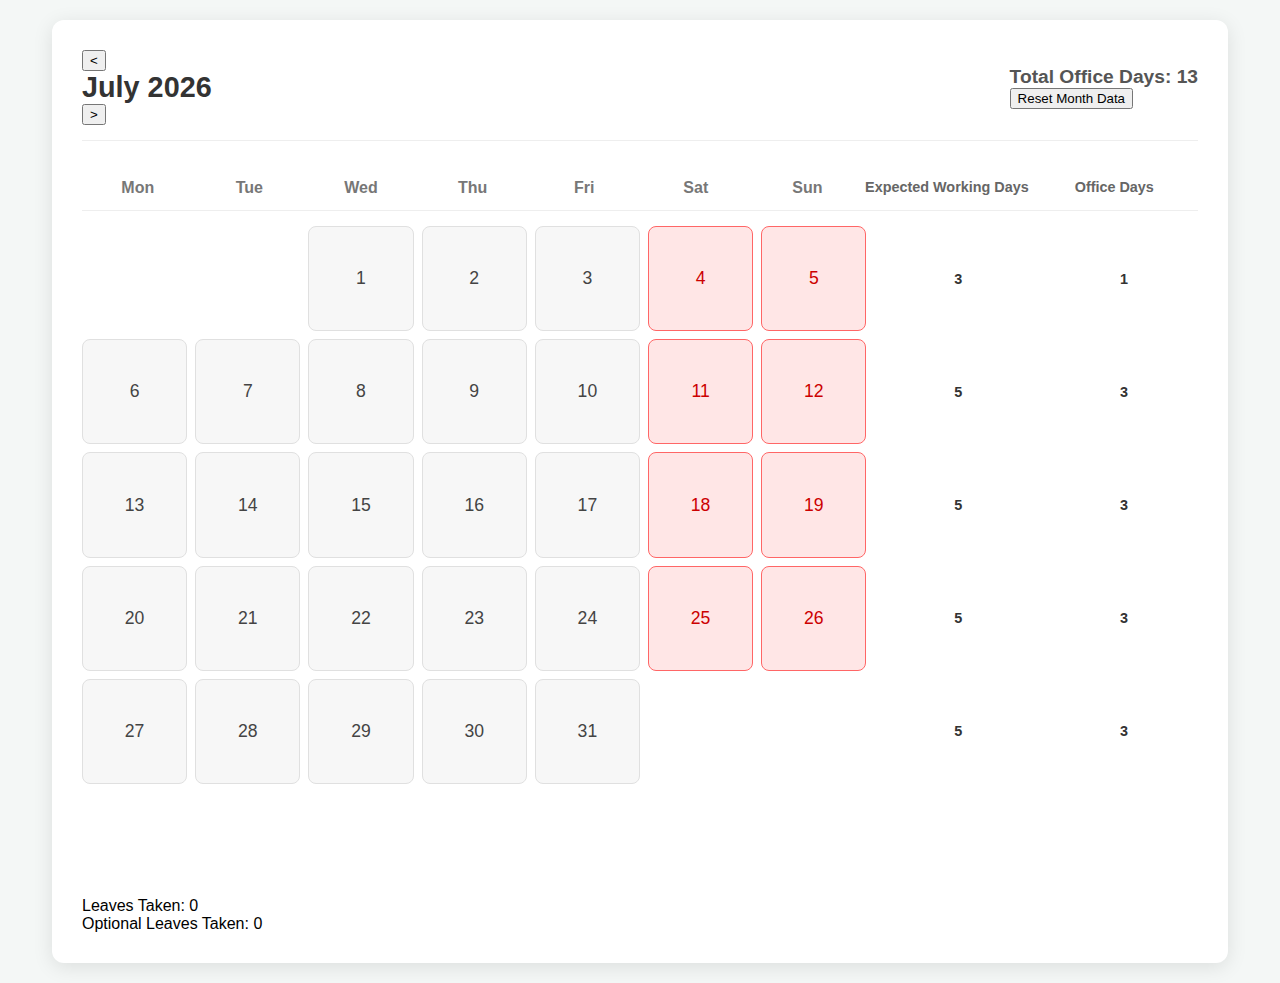
<file: index.html>
<!DOCTYPE html>
<html lang="en">
<head>
    <meta charset="UTF-8">
    <meta name="viewport" content="width=device-width, initial-scale=1.0">
    <title>Modern Calendar</title>
    <link rel="stylesheet" href="style.css">
</head>
<body>
    <div class="calendar-container">
        <div class="calendar-header">
            <div class="month-navigation">
                <button id="prev-month-btn" class="nav-btn">&lt;</button>
                <h2 id="current-month-year"></h2>
                <button id="next-month-btn" class="nav-btn">&gt;</button>
            </div>
            <div class="header-controls">
                <div id="total-office-days">Total Office Days: <span id="office-days-count">0</span></div>
                <button id="reset-month-data-btn" class="control-btn">Reset Month Data</button>
            </div>
        </div>
        <div id="week-days">
            <div class="day-name">Mon</div>
            <div class="day-name">Tue</div>
            <div class="day-name">Wed</div>
            <div class="day-name">Thu</div>
            <div class="day-name">Fri</div>
            <div class="day-name">Sat</div>
            <div class="day-name">Sun</div>
            <div class="week-data-header">Expected Working Days</div>
            <div class="week-data-header">Office Days</div>
        </div>
        <div id="calendar-body">
            </div>

        <div class="summary-counts">
            <div class="count-box">
                Leaves Taken: <span id="leaves-taken-count">0</span>
            </div>
            <div class="count-box">
                Optional Leaves Taken: <span id="optional-leaves-taken-count">0</span>
            </div>
        </div>
    </div>
    
    <script src="js/publicHolidays.js"></script>
    <script src="js/optionalHolidays.js"></script> <script src="js/dataManager.js"></script>
    <script src="js/calendarGenerator.js"></script>
    <script src="js/eventHandlers.js"></script>
    <script src="js/calculationEngine.js"></script>
    <script src="js/uiUpdater.js"></script>
    <script src="js/main.js"></script> 
</body>
</html>
</file>
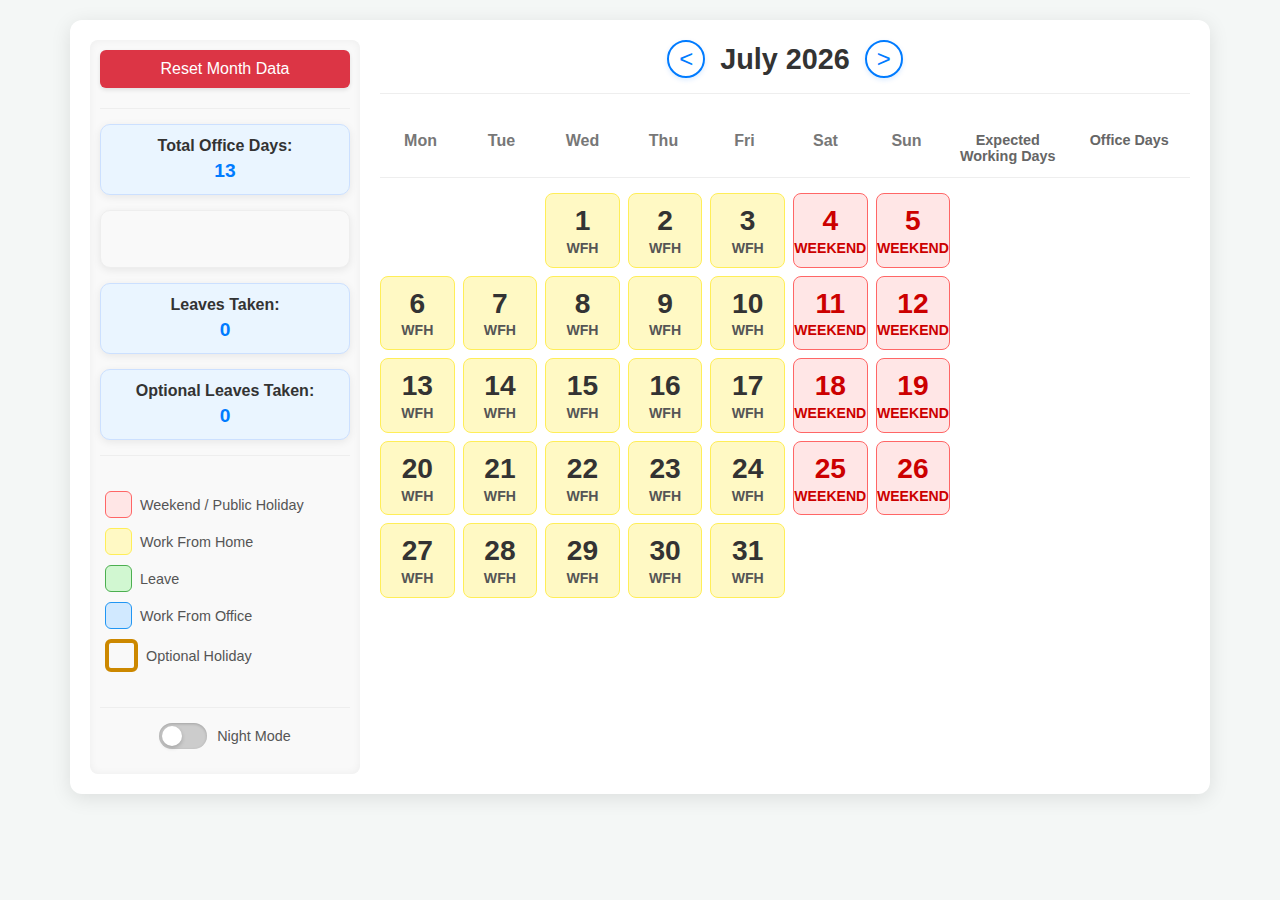
<file: public/index.html>
<!DOCTYPE html>
<html lang="en">
<head>
    <meta charset="UTF-8">
    <meta name="viewport" content="width=device-width, initial-scale=1.0">
    <title>Modern Calendar</title>
    <link rel="stylesheet" href="css/base.css">
    <link rel="stylesheet" href="css/header.css">
    <link rel="stylesheet" href="css/metrics.css">
    <link rel="stylesheet" href="css/calendar-grid.css">
    <link rel="stylesheet" href="css/date-tiles.css">
    <link rel="stylesheet" href="css/legend.css">
    <link rel="stylesheet" href="css/responsive.css">
    <link rel="stylesheet" href="css/sidebar.css">
</head>
<body>
    <div class="calendar-container">
        <div class="left-sidebar">
            <button id="reset-month-data-btn" class="sidebar-btn">Reset Month Data</button>

            <div class="metrics-display-group">
                <div id="total-office-days" class="metric-box">Total Office Days: <span id="office-days-count">0</span></div>
                <div class="compliance-status metric-box">
                    <span class="compliance-icon"></span>
                    <span class="compliance-text"></span>
                </div>
                <div class="count-box metric-box">
                    Leaves Taken: <span id="leaves-taken-count">0</span>
                </div>
                <div class="count-box metric-box">
                    Optional Leaves Taken: <span id="optional-leaves-taken-count">0</span>
                </div>
            </div>

            <div class="calendar-legend">
                <div class="legend-item">
                    <div class="legend-minitile red"></div>
                    <span>Weekend / Public Holiday</span>
                </div>
                <div class="legend-item">
                    <div class="legend-minitile normal"></div>
                    <span>Work From Home</span>
                </div>
                <div class="legend-item">
                    <div class="legend-minitile leave"></div>
                    <span>Leave</span>
                </div>
                <div class="legend-item">
                    <div class="legend-minitile working"></div>
                    <span>Work From Office</span>
                </div>
                <div class="legend-item">
                    <div class="legend-minitile optional-holiday normal"></div>
                    <span>Optional Holiday</span>
                </div>
            </div>

            <div class="day-night-mode-control">
                <label class="switch">
                    <input type="checkbox" id="dayNightModeToggle">
                    <span class="slider round"></span>
                </label>
                <span class="mode-label">Night Mode</span>
            </div>
        </div>

        <div class="main-calendar-area">
            <div class="calendar-header">
                <div class="month-navigation">
                    <button id="prev-month-btn" class="nav-arrow-btn">&lt;</button>
                    <h2 id="current-month-year"></h2>
                    <button id="next-month-btn" class="nav-arrow-btn">&gt;</button>
                </div>
            </div>

            <div id="week-days">
                <div class="day-name">Mon</div>
                <div class="day-name">Tue</div>
                <div class="day-name">Wed</div>
                <div class="day-name">Thu</div>
                <div class="day-name">Fri</div>
                <div class="day-name">Sat</div>
                <div class="day-name">Sun</div>
                <div class="week-data-header">Expected Working Days</div>
                <div class="week-data-header">Office Days</div>
            </div>
            <div id="calendar-body">
                </div>
        </div>
    </div>
    
    <script src="js/publicHolidays.js"></script>
    <script src="js/optionalHolidays.js"></script>
    <script src="js/dataManager.js"></script>
    <script src="js/calendarGenerator.js"></script>
    <script src="js/eventHandlers.js"></script>
    <script src="js/calculationEngine.js"></script>
    <script src="js/uiUpdater.js"></script>
    <script src="js/main.js"></script> 
</body>
</html>
</file>
<file: style.css>
body {
    font-family: Arial, sans-serif;
    display: flex;
    justify-content: center;
    align-items: flex-start;
    min-height: 100vh;
    background-color: #f4f7f6;
    margin: 20px;
}

.calendar-container {
    background-color: #ffffff;
    border-radius: 12px;
    box-shadow: 0 4px 20px rgba(0, 0, 0, 0.1);
    padding: 30px;
    width: 90%;
    max-width: 1200px;
}

.calendar-header {
    display: flex;
    justify-content: space-between;
    align-items: center;
    margin-bottom: 25px;
    border-bottom: 1px solid #eee;
    padding-bottom: 15px;
}

.calendar-header h2 {
    margin: 0;
    color: #333;
    font-size: 1.8em;
}

#total-office-days {
    font-size: 1.2em;
    font-weight: bold;
    color: #555;
}

#week-days {
    display: grid;
    grid-template-columns: repeat(7, 1fr) 1.5fr 1.5fr; /* 7 days + 2 columns for A and B */
    font-weight: bold;
    margin-bottom: 15px;
    color: #777;
    text-align: center;
    padding: 5px 0;
    border-bottom: 1px solid #eee;
}

.day-name {
    padding: 8px 0;
}

.week-data-header {
    padding: 8px 0;
    font-size: 0.9em;
    color: #666;
}

#calendar-body {
    display: grid;
    grid-template-columns: repeat(7, 1fr) 1.5fr 1.5fr; /* Matches header for alignment */
    gap: 8px;
}

.date-tile {
    background-color: #f7f7f7;
    border: 1px solid #e0e0e0;
    border-radius: 8px;
    display: flex;
    justify-content: center;
    align-items: center;
    aspect-ratio: 1 / 1; /* Makes tiles square */
    cursor: pointer;
    transition: background-color 0.2s ease, border-color 0.2s ease, transform 0.1s ease;
    font-size: 1.1em;
    color: #444;
    position: relative;
    overflow: hidden;
    padding: 5px;
    box-sizing: border-box;
}

.date-tile.empty {
    background-color: transparent;
    border: none;
    cursor: default;
}

.date-tile:not(.empty):not(.red):hover {
    background-color: #e6f7ff;
    border-color: #99ccff;
    transform: translateY(-2px);
    box-shadow: 0 2px 8px rgba(0, 123, 255, 0.15);
}

/* Colors for date states */
.date-tile.leave {
    background-color: #e6ffe6; /* Light green */
    border-color: #66cc66;
}

.date-tile.working {
    background-color: #e6f2ff; /* Light blue */
    border-color: #6699ff;
}

.date-tile.normal {
    background-color: #f7f7f7; /* Default white/light grey */
    border-color: #e0e0e0;
}

/* Red for weekends and holidays */
.date-tile.red {
    background-color: #ffe6e6; /* Light red */
    border-color: #ff6666;
    color: #cc0000;
    cursor: default;
}

/* Styles for A and B values */
.week-summary {
    display: flex;
    flex-direction: column;
    justify-content: center;
    align-items: center;
    gap: 5px;
    padding-left: 10px; /* Space from calendar grid */
    font-size: 0.9em;
    color: #666;
    text-align: center;
}

.week-summary .value {
    font-weight: bold;
    color: #333;
}

/* Ensure empty cells for A/B values are styled */
.empty-summary {
    /* No specific styling needed, just ensures grid takes space */
}

/* Responsive adjustments */
@media (max-width: 768px) {
    .calendar-container {
        padding: 20px;
        width: 100%;
    }

    .calendar-header {
        flex-direction: column;
        align-items: flex-start;
    }

    #week-days, #calendar-body {
        grid-template-columns: repeat(7, 1fr); /* Collapse A/B columns on smaller screens */
    }
    
    .week-data-header, .week-summary {
        display: none; /* Hide A/B data on small screens, or re-think layout */
    }
}
</file>
<file: public/css/base.css>
/* css/base.css */

body {
    font-family: 'Inter', Arial, sans-serif;
    display: flex;
    flex-direction: column;
    justify-content: flex-start;
    align-items: center;
    min-height: 100vh;
    background-color: #f4f7f6;
    /* Light mode default */
    margin: 0;
    padding: 20px;
    box-sizing: border-box;
    transition: background-color 0.3s ease, color 0.3s ease;
    /* Smooth transition for dark mode */
}

/* Dark Mode styles for Body */
body.dark-mode {
    background-color: #2c2c2c;
    /* Dark background */
    color: #e0e0e0;
    /* Light text for general elements */
}

.calendar-container {
    background-color: #ffffff;
    border-radius: 12px;
    box-shadow: 0 4px 20px rgba(0, 0, 0, 0.1);
    padding: 20px;
    width: 90%;
    max-width: 1100px;
    display: flex;
    gap: 20px;
    transition: background-color 0.3s ease, box-shadow 0.3s ease;
}

/* Dark Mode styles for Calendar Container */
body.dark-mode .calendar-container {
    background-color: #3b3b3b;
    /* Darker background for container */
    box-shadow: 0 4px 20px rgba(0, 0, 0, 0.4);
    /* Darker shadow */
}
</file>
<file: public/css/header.css>
/* css/header.css */

/* --- Top Controls Bar --- */
.top-controls-bar {
    width: 90%;
    max-width: 1200px;
    display: flex;
    justify-content: flex-end;
    align-items: center;
    background-color: #ffffff; /* Light mode default */
    border-radius: 12px;
    box-shadow: 0 4px 15px rgba(0, 0, 0, 0.08); /* Light mode shadow */
    padding: 15px 25px;
    margin-bottom: 20px;
    flex-wrap: wrap;
    gap: 15px;
    transition: background-color 0.3s ease, box-shadow 0.3s ease; /* Smooth transition */
}

/* Dark Mode styles for Top Controls Bar */
body.dark-mode .top-controls-bar {
    background-color: #4a4a4a; /* Darker background */
    box-shadow: 0 4px 15px rgba(0, 0, 0, 0.3); /* Darker shadow */
}

#reset-month-data-btn {
    background-color: #dc3545; /* Light mode default */
    color: white;
    border: none;
    border-radius: 6px;
    padding: 10px 20px;
    font-size: 1em;
    cursor: pointer;
    transition: background-color 0.2s ease, transform 0.1s ease, box-shadow 0.2s ease;
    flex-shrink: 0;
    box-shadow: 0 2px 4px rgba(0,0,0,0.1);
}

/* Dark Mode styles for Reset Button */
body.dark-mode #reset-month-data-btn {
    background-color: #bd2130; /* Slightly darker red */
    box-shadow: 0 2px 4px rgba(0,0,0,0.3);
}
body.dark-mode #reset-month-data-btn:hover {
    background-color: #a71d2a;
}
body.dark-mode #reset-month-data-btn:active {
    background-color: #921c27;
}


/* --- Calendar Header (Month Navigation) --- */
.calendar-header {
    display: flex;
    justify-content: center;
    align-items: center;
    margin-bottom: 25px;
    border-bottom: 1px solid #eee; /* Light mode default border */
    padding-bottom: 15px;
    flex-wrap: wrap;
    gap: 15px;
    transition: border-color 0.3s ease; /* Smooth transition */
}

/* Dark Mode styles for Calendar Header */
body.dark-mode .calendar-header {
    border-bottom-color: #555; /* Darker border */
}

.calendar-header h2 {
    margin: 0;
    color: #333; /* Light mode default text */
    font-size: 1.8em;
    text-align: center;
    transition: color 0.3s ease; /* Smooth transition */
}

/* Dark Mode styles for Month/Year Text */
body.dark-mode .calendar-header h2 {
    color: #e0e0e0; /* Lighter text color */
}

.month-navigation {
    display: flex;
    align-items: center;
    gap: 15px;
}

/* --- Arrow Button Styling --- */
.nav-arrow-btn {
    background-color: transparent;
    color: #007bff; /* Light mode default */
    border: 2px solid #007bff; /* Light mode default */
    border-radius: 50%;
    width: 38px;
    height: 38px;
    display: flex;
    justify-content: center;
    align-items: center;
    font-size: 1.5em;
    cursor: pointer;
    transition: background-color 0.2s ease, color 0.2s ease, border-color 0.2s ease, transform 0.1s ease, box-shadow 0.2s ease;
    flex-shrink: 0;
    box-shadow: 0 2px 5px rgba(0, 123, 255, 0.15); /* Light mode shadow */
}

/* Dark Mode styles for Arrow Buttons */
body.dark-mode .nav-arrow-btn {
    color: #88bbff; /* Lighter blue arrow */
    border-color: #88bbff; /* Lighter blue border */
    box-shadow: 0 2px 5px rgba(136, 187, 255, 0.25); /* Adjusted shadow */
}
body.dark-mode .nav-arrow-btn:hover {
    background-color: #88bbff; /* Fill with light blue on hover */
    color: #333; /* Dark text on hover */
}
body.dark-mode .nav-arrow-btn:active {
    background-color: #6a9edc;
}
</file>
<file: public/css/metrics.css>
/* css/metrics.css */

/* --- Metrics Display Row --- */
.metrics-display-row {
    display: flex;
    flex-wrap: wrap;
    justify-content: center;
    align-items: stretch;
    gap: 15px;
    margin-bottom: 25px;
    padding-bottom: 15px;
    border-bottom: 1px solid #eee;
    /* Light mode default border */
    padding-top: 5px;
    transition: border-color 0.3s ease;
    /* Smooth transition */
}

/* Dark Mode styles for Metrics Display Row */
body.dark-mode .metrics-display-row {
    border-bottom-color: #555;
    /* Darker border */
}

/* Base style for all metric boxes within the metrics-display-row */
.metric-box {
    background-color: #eaf5ff;
    /* Light mode default background */
    border: 1px solid #cce0ff;
    /* Light mode default border */
    border-radius: 10px;
    padding: 12px 20px;
    font-size: 1em;
    font-weight: bold;
    color: #333;
    /* Light mode default text */
    text-align: center;
    flex-grow: 1;
    flex-basis: 0;
    min-width: 180px;
    max-width: 280px;
    box-shadow: 0 2px 8px rgba(0, 0, 0, 0.08);
    /* Light mode default shadow */
    display: flex;
    flex-direction: column;
    justify-content: center;
    align-items: center;
    gap: 5px;
    transition: background-color 0.3s ease, border-color 0.3s ease, color 0.3s ease, box-shadow 0.3s ease;
    /* Smooth transition */
}

/* Dark Mode styles for Metric Boxes */
body.dark-mode .metric-box {
    background-color: #4a4a4a;
    /* Darker background */
    border-color: #666;
    /* Darker border */
    color: #e0e0e0;
    /* Lighter text */
    box-shadow: 0 2px 8px rgba(0, 0, 0, 0.3);
    /* Darker shadow */
}

/* Specific styling for spans inside metric boxes that hold numbers */
.metric-box span:not(.compliance-icon):not(.compliance-text) {
    color: #007bff;
    /* Light mode default highlight color */
    font-size: 1.2em;
    transition: color 0.3s ease;
    /* Smooth transition */
}

/* Dark Mode styles for Numbers in Metric Boxes */
body.dark-mode .metric-box span:not(.compliance-icon):not(.compliance-text) {
    color: #88bbff;
    /* Lighter blue highlight */
}


/* --- Compliance Status specific styling (within .metric-box) --- */
.compliance-status {
    background-color: #f9f9f9;
    /* Light mode default background */
    border-color: #eee;
    /* Light mode default border */
    color: #333;
    /* Light mode default text */
    padding: 12px 15px;
    font-size: 1em;
    flex-direction: row;
    justify-content: center;
    align-items: center;
    gap: 8px;
    transition: background-color 0.3s ease, border-color 0.3s ease, color 0.3s ease;
    /* Smooth transition */
}

/* Dark Mode styles for Compliance Status */
body.dark-mode .compliance-status {
    background-color: #5a5a5a;
    /* Darker background */
    border-color: #777;
    /* Darker border */
    color: #e0e0e0;
    /* Lighter text */
}

.compliance-status .compliance-text {
    text-align: center;
    flex-grow: 1;
}

.compliance-status .compliance-icon {
    display: inline-block;
    width: 32px;
    height: 32px;
    background-size: contain;
    background-repeat: no-repeat;
    background-position: center;
}

/* Non-Compliant State */
.compliance-status.non-compliant {
    background-color: #ffe0e0;
    /* Light mode default */
    border-color: #ff9999;
    color: #cc0000;
}

/* Dark Mode styles for Non-Compliant State */
body.dark-mode .compliance-status.non-compliant {
    background-color: #6a3e3e;
    /* Darker red */
    border-color: #a05050;
    color: #ffcccc;
    /* Lighter red text */
}

body.dark-mode .compliance-status.non-compliant .compliance-icon {
    background-image: url('../images/cross-icon.png');
    /* Need to provide a dark-mode version of the cross icon if desired, otherwise it stays the same */
    /* If the PNG has transparent background, it might look fine. If it's a solid fill, it might need inversion. */
    /* Assuming transparent PNG for now. */
}


/* Compliant State */
.compliance-status.compliant {
    background-color: #e0ffe0;
    /* Light mode default */
    border-color: #99ff99;
    color: #008000;
}

/* Dark Mode styles for Compliant State */
body.dark-mode .compliance-status.compliant {
    background-color: #3e6a3e;
    /* Darker green */
    border-color: #50a050;
    color: #ccffcc;
    /* Lighter green text */
}

body.dark-mode .compliance-status.compliant .compliance-icon {
    background-image: url('../images/check-icon.png');
    /* Same as above, assuming transparent PNG */
}


/* --- Count Box (Leaves Taken, Optional Leaves Taken) --- */
/* These styles are integrated into .metric-box and will receive overrides from .metric-box where applicable. */
/* The content styling for spans (like color and font-size) inside .count-box
   is covered by .metric-box span:not(.compliance-icon):not(.compliance-text)
*/
</file>
<file: public/css/calendar-grid.css>
/* css/calendar-grid.css */

/* --- Weekdays Header and Calendar Body Grid --- */
#week-days {
    display: grid;
    grid-template-columns: repeat(7, 1fr) 1.5fr 1.5fr;
    font-weight: bold;
    margin-bottom: 15px;
    color: #777; /* Light mode default text */
    text-align: center;
    padding: 5px 0;
    border-bottom: 1px solid #eee; /* Light mode default border */
    transition: color 0.3s ease, border-color 0.3s ease; /* Smooth transition */
}

/* Dark Mode styles for Weekdays Header */
body.dark-mode #week-days {
    color: #a0a0a0; /* Lighter gray text */
    border-bottom-color: #555; /* Darker border */
}

.day-name {
    padding: 8px 0;
}

.week-data-header {
    padding: 8px 0;
    font-size: 0.9em;
    color: #666; /* Light mode default text */
    transition: color 0.3s ease; /* Smooth transition */
}

/* Dark Mode styles for A/B Header Text */
body.dark-mode .week-data-header {
    color: #a0a0a0; /* Lighter gray text */
}

#calendar-body {
    display: grid;
    grid-template-columns: repeat(7, 1fr) 1.5fr 1.5fr;
    gap: 8px;
}
</file>
<file: public/css/date-tiles.css>
/* css/date-tiles.css */

/* --- Date Tile Base Styling --- */
.date-tile {
    position: relative;
    overflow: hidden;
    background-color: #f7f7f7; /* Light mode default */
    border: 1px solid #e0e0e0; /* Light mode default */
    border-radius: 8px;
    display: flex;
    flex-direction: column;
    justify-content: center;
    align-items: center;
    aspect-ratio: 1 / 1;
    cursor: pointer;
    transition: background-color 0.2s ease, border-color 0.2s ease, transform 0.1s ease, box-shadow 0.2s ease, color 0.2s ease; /* Smooth transition */
    font-size: 1.1em;
    color: #444; /* Light mode default text */
    padding: 5px 2px;
    line-height: 1.2;
    box-sizing: border-box;
}

/* Dark Mode styles for Base Date Tile */
body.dark-mode .date-tile {
    background-color: #4a4a4a; /* Dark background */
    border-color: #666; /* Darker border */
    color: #e0e0e0; /* Light text */
}

.date-tile.empty {
    background-color: transparent;
    border: none;
    cursor: default;
}
/* Dark Mode styles for Empty Tiles */
body.dark-mode .date-tile.empty {
    background-color: transparent; /* Remains transparent */
    border: none; /* Remains no border */
}

/* --- Specific Tile State Backgrounds & Hover Effects --- */

/* Normal Tile (WFH) */
.date-tile.normal {
    background-color: #FFF9C4; /* Light mode default */
    border-color: #FFEE58; /* Light mode default */
}
/* Dark Mode styles for Normal Tile (WFH) */
body.dark-mode .date-tile.normal {
    background-color: #5d5d3e; /* Darker, desaturated yellow for dark mode */
    border-color: #8f8f58; /* Matching border */
}
.date-tile.normal:not(.red):hover {
    background-color: #FFFDE7; /* Light mode hover */
    border-color: #FFEB3B; /* Light mode hover */
    transform: translateY(-2px);
    box-shadow: 0 2px 8px rgba(255, 249, 196, 0.3); /* Light mode hover */
}
/* Dark Mode hover for Normal Tile (WFH) */
body.dark-mode .date-tile.normal:not(.red):hover {
    background-color: #72724a; /* Slightly lighter dark yellow on hover */
    border-color: #a3a362;
    box-shadow: 0 2px 8px rgba(0, 0, 0, 0.4);
}

/* Leave Tile */
.date-tile.leave {
    background-color: #d1f7d1; /* Light mode default */
    border-color: #4CAF50; /* Light mode default */
}
/* Dark Mode styles for Leave Tile */
body.dark-mode .date-tile.leave {
    background-color: #3d6a3d; /* Darker green for dark mode */
    border-color: #50a050; /* Matching border */
}
.date-tile.leave:not(.red):hover {
    background-color: #e6fae6; /* Light mode hover */
    border-color: #66CC66;
    transform: translateY(-2px);
    box-shadow: 0 2px 8px rgba(76, 175, 80, 0.15);
}
/* Dark Mode hover for Leave Tile */
body.dark-mode .date-tile.leave:not(.red):hover {
    background-color: #4a804a; /* Slightly lighter dark green on hover */
    border-color: #65c065;
    box-shadow: 0 2px 8px rgba(0, 0, 0, 0.4);
}

/* Working Tile (WFO) */
.date-tile.working {
    background-color: #d1e9ff; /* Light mode default */
    border-color: #2196F3; /* Light mode default */
}
/* Dark Mode styles for Working Tile (WFO) */
body.dark-mode .date-tile.working {
    background-color: #3e5e8e; /* Darker blue for dark mode */
    border-color: #5070a0; /* Matching border */
}
.date-tile.working:not(.red):hover {
    background-color: #e6f2ff; /* Light mode hover */
    border-color: #6699FF;
    transform: translateY(-2px);
    box-shadow: 0 2px 8px rgba(33, 150, 243, 0.15);
}
/* Dark Mode hover for Working Tile (WFO) */
body.dark-mode .date-tile.working:not(.red):hover {
    background-color: #4a75b0; /* Slightly lighter dark blue on hover */
    border-color: #6592c0;
    box-shadow: 0 2px 8px rgba(0, 0, 0, 0.4);
}

/* Red (Weekends and Public Holidays) */
.date-tile.red {
    background-color: #ffe6e6; /* Light mode default */
    border-color: #ff6666; /* Light mode default */
    color: #cc0000; /* Light mode default */
    cursor: default;
}
/* Dark Mode styles for Red Tiles */
body.dark-mode .date-tile.red {
    background-color: #6a3d3d; /* Darker red */
    border-color: #a05050; /* Darker red */
    color: #ffaaaa; /* Lighter red text */
}


/* Optional Holiday Tile - has its own light yellow background and thick border */
.date-tile.optional-holiday {
    border: 4px solid #cc8800; /* Light mode default */
}
/* Dark Mode styles for Optional Holiday Tile Border */
body.dark-mode .date-tile.optional-holiday {
    border-color: #e6a700; /* Lighter border for dark mode visibility */
}
/* Optional Holiday specific text color */
.date-tile.optional-holiday .state-text {
    color: #333; /* Light mode default */
}
/* Dark Mode text color for Optional Holiday State Text */
body.dark-mode .date-tile.optional-holiday .state-text {
    color: #ccc; /* Lighter text for dark mode */
}


/* --- Text Label Styling --- */
.date-tile .date-number {
    font-size: 1.6em;
    font-weight: bold;
    color: #333; /* Light mode default */
    margin-bottom: 2px;
}
/* Dark Mode styles for Date Number Text */
body.dark-mode .date-tile .date-number {
    color: #e0e0e0; /* Lighter text */
}

.date-tile .state-text {
    font-size: 0.8em;
    font-weight: 600;
    text-transform: uppercase;
    color: #555; /* Light mode default */
    text-align: center;
    line-height: 1.2;
    padding: 0 2px;
    box-sizing: border-box;
}
/* Dark Mode styles for State Text (general, overridden by specific optional-holiday rule) */
body.dark-mode .date-tile .state-text {
    color: #a0a0a0; /* Lighter gray */
}

.date-tile .holiday-name-text {
    font-size: 0.65em;
    font-style: italic;
    color: #777; /* Light mode default */
    text-align: center;
    line-height: 1.1;
    white-space: normal;
    padding: 0 2px;
    box-sizing: border-box;
}
/* Dark Mode styles for Holiday Name Text */
body.dark-mode .date-tile .holiday-name-text {
    color: #b0b0b0; /* Lighter gray */
}

/* Ensure red color applies to all text parts for red tiles */
.date-tile.red .date-number,
.date-tile.red .state-text,
.date-tile.red .holiday-name-text {
    color: #cc0000; /* Light mode default */
}
/* Dark Mode styles for Red Tile Text */
body.dark-mode .date-tile.red .date-number,
body.dark-mode .date-tile.red .state-text,
body.dark-mode .date-tile.red .holiday-name-text {
    color: #ffaaaa; /* Lighter red */
}

/* Make sure empty tiles don't show text placeholders */
.date-tile.empty .date-number,
.date-tile.empty .state-text,
.date-tile.empty .holiday-name-text {
    visibility: hidden;
}

/* --- Background Icons for Date Tiles --- */
.date-tile::before {
    content: '';
    position: absolute;
    top: 50%;
    left: 50%;
    transform: translate(-50%, -50%);
    width: 65%;
    height: 65%;
    background-size: contain;
    background-repeat: no-repeat;
    background-position: center;
    opacity: 0.05; /* Base opacity, might adjust for dark mode */
    pointer-events: none;
    z-index: 0;
    filter: none; /* No filter by default */
}

/* Dark Mode filter for icons (e.g., invert brightness to make them visible on dark backgrounds) */
body.dark-mode .date-tile::before {
    filter: invert(0.8) hue-rotate(180deg); /* Invert and shift hue slightly for better visibility */
    opacity: 0.07; /* Slightly higher opacity in dark mode */
}
/* Specific icon paths are already set */
</file>
<file: public/css/legend.css>
/* css/legend.css */

/* --- Calendar Legend Styling (within sidebar) --- */
.calendar-legend {
    display: flex;
    flex-wrap: wrap;
    justify-content: center;
    gap: 15px;
    margin-top: 0;
    padding-top: 15px;
    border-top: 1px solid #eee; /* Light mode default border */
    font-size: 0.9em;
    color: #555; /* Light mode default text */
    flex-direction: column;
    align-items: flex-start;
    width: 100%;
    box-sizing: border-box;
    transition: border-color 0.3s ease, color 0.3s ease; /* Smooth transition */
}

/* Dark Mode styles for Calendar Legend */
body.dark-mode .calendar-legend {
    border-top-color: #555; /* Darker border */
    color: #b0b0b0; /* Lighter text */
}

.legend-item {
    display: flex;
    align-items: center;
    gap: 8px;
    flex-shrink: 0;
    padding-left: 5px;
}

.legend-minitile {
    width: 25px;
    height: 25px;
    border-radius: 6px;
    border: 1px solid #e0e0e0; /* Light mode default border */
    flex-shrink: 0;
    transition: background-color 0.3s ease, border-color 0.3s ease; /* Smooth transition */
}

/* --- Minitile Colors and Borders (Mirroring Date Tiles in Dark Mode) --- */

/* Red (Weekend / Public Holiday) */
.legend-minitile.red {
    background-color: #ffe6e6; /* Light mode default */
    border-color: #ff6666; /* Light mode default */
}
body.dark-mode .legend-minitile.red {
    background-color: #6a3d3d; /* Darker red */
    border-color: #a05050; /* Darker red */
}

/* WFH (Normal Day) */
.legend-minitile.normal {
    background-color: #FFF9C4; /* Light mode default */
    border-color: #FFEE58; /* Light mode default */
}
body.dark-mode .legend-minitile.normal {
    background-color: #5d5d3e; /* Darker, desaturated yellow */
    border-color: #8f8f58; /* Matching border */
}

/* Leave */
.legend-minitile.leave {
    background-color: #d1f7d1; /* Light mode default */
    border-color: #4CAF50; /* Light mode default */
}
body.dark-mode .legend-minitile.leave {
    background-color: #3d6a3d; /* Darker green */
    border-color: #50a050; /* Matching border */
}

/* WFO (Working Day) */
.legend-minitile.working {
    background-color: #d1e9ff; /* Light mode default */
    border-color: #2196F3; /* Light mode default */
}
body.dark-mode .legend-minitile.working {
    background-color: #3e5e8e; /* Darker blue */
    border-color: #5070a0; /* Matching border */
}

/* Optional Holiday (yellow border, its background comes from normal/leave/working) */
.legend-minitile.optional-holiday {
    background-color: #ffffff00;
    border: 4px solid #cc8800; /* Light mode default */
}
body.dark-mode .legend-minitile.optional-holiday {
    background-color: #ffffff00;
    border-color: #e6a700; /* Lighter border for dark mode visibility */
}
</file>
<file: public/css/responsive.css>
/* css/responsive.css */

/* --- Responsive Adjustments --- */
@media (max-width: 992px) { /* Adjust breakpoint for larger screens to stack sidebar */
    .calendar-container {
        flex-direction: column; /* Stack sidebar and main calendar area vertically */
        gap: 20px; /* Gap between stacked sections */
        padding: 20px; /* Adjust container padding */
    }

    .left-sidebar {
        width: 100%; /* Sidebar takes full width when stacked */
        flex-direction: row; /* Arrange sidebar items horizontally */
        flex-wrap: wrap; /* Allow sidebar items to wrap */
        justify-content: center; /* Center items when horizontal */
        padding: 15px; /* Adjust sidebar padding */
        max-height: none; /* Remove max height constraint when horizontal */
        overflow-y: visible; /* Disable vertical scroll */
        gap: 20px; /* Gap between main sidebar sections (button, metrics, legend) */
    }

    .main-calendar-area {
        min-width: unset; /* Remove min-width constraint when stacked */
        width: 100%; /* Take full width */
    }

    #reset-month-data-btn.sidebar-btn {
        width: auto; /* Allow button to shrink/grow based on content */
        flex-grow: 1; /* Allow it to grow */
        max-width: 250px; /* Limit button width */
    }

    .metrics-display-group {
        flex-direction: row; /* Arrange metrics horizontally */
        flex-wrap: wrap;
        justify-content: center;
        gap: 15px; /* Gap between metric boxes */
        border-top: none; /* Remove border when horizontal */
        border-bottom: none; /* Remove border when horizontal */
        padding: 0; /* Remove padding */
        width: auto; /* Allow width to shrink to content */
    }
    .metrics-display-group .metric-box {
        width: 45%; /* Two columns for metrics on medium screens */
        min-width: unset;
        max-width: unset;
    }

    .calendar-legend {
        flex-direction: row; /* Arrange legend items horizontally */
        flex-wrap: wrap;
        justify-content: center;
        gap: 15px 20px;
        border-top: none;
        padding: 0;
        width: auto;
    }
    .legend-item {
        padding-left: 0;
    }
}

@media (max-width: 768px) {
    .calendar-header {
        flex-direction: column;
        align-items: flex-start;
        padding-bottom: 10px;
    }
    .month-navigation {
        width: 100%;
        justify-content: space-between;
        gap: 8px;
    }
    .calendar-header h2 {
        text-align: center;
        flex-grow: 1;
    }
    
    #week-days, #calendar-body {
        grid-template-columns: repeat(7, 1fr);
    }
}

@media (max-width: 600px) {
    .metrics-display-group {
        flex-direction: column;
        align-items: center;
    }
    .metrics-display-group .metric-box {
        width: 90%;
        max-width: none;
    }
    .calendar-legend {
        flex-direction: column;
        align-items: flex-start;
        gap: 10px;
        padding-left: 10px;
    }
}

@media (max-width: 500px) {
    .nav-arrow-btn, #reset-month-data-btn.sidebar-btn {
        padding: 6px 12px;
        font-size: 0.9em;
    }
}

/* When .calendar-container has .hide-weekly-summary, hide the A/B column headers */
/* Note the addition of .main-calendar-area in the selector path */
.calendar-container.hide-weekly-summary .main-calendar-area #week-days .week-data-header {
    display: none !important;
}

/* When .calendar-container has .hide-weekly-summary, hide the A/B value summary boxes */
/* Note the addition of .main-calendar-area in the selector path */
.calendar-container.hide-weekly-summary .main-calendar-area .week-summary {
    display: none !important;
}

/* Adjust the grid columns for both the day names header and the calendar body when hidden */
/* Note the addition of .main-calendar-area in the selector path */
.calendar-container.hide-weekly-summary .main-calendar-area #week-days,
.calendar-container.hide-weekly-summary .main-calendar-area #calendar-body {
    grid-template-columns: repeat(7, 1fr) !important; /* Forces 7 columns and removes A/B column space */
}
</file>
<file: public/css/sidebar.css>
/* css/sidebar.css */

/* --- Left Sidebar --- */
.left-sidebar {
    width: 250px; /* Fixed width for the sidebar */
    flex-shrink: 0; /* Prevent sidebar from shrinking */
    padding: 10px; /* Padding inside the sidebar */
    background-color: #f9f9f9; /* Slightly different background for distinction */
    border-radius: 8px;
    box-shadow: inset 0 0 8px rgba(0,0,0,0.05); /* Subtle inner shadow */
    display: flex;
    flex-direction: column; /* Stack items vertically within sidebar */
    gap: 20px; /* Gap between sections within the sidebar */
    align-items: center; /* Center items horizontally within sidebar */
    overflow-y: auto; /* Allow scrolling if content is too long */
    max-height: calc(100vh - 80px); /* Limit height to viewport - some margin */
}

/* --- Reset Month Data Button (when in sidebar) --- */
#reset-month-data-btn.sidebar-btn {
    width: 100%; /* Make button fill sidebar width */
    margin-bottom: 0; /* Remove previous margins */
    box-sizing: border-box; /* Include padding/border in width */
}

/* --- Metrics Display Group (used within the sidebar) --- */
.metrics-display-group {
    width: 100%; /* Fill sidebar width */
    display: flex;
    flex-direction: column; /* Stack metrics vertically within sidebar */
    gap: 15px; /* Space between individual metric boxes */
    padding: 15px 0; /* Padding inside the group */
    border-top: 1px solid #eee; /* Separator from reset button */
    border-bottom: 1px solid #eee; /* Separator from legend */
}

/* Metric boxes within the sidebar - adjust their flex properties for stacking */
.metrics-display-group .metric-box {
    width: auto; /* Allow width to be determined by sidebar / flex grow */
    max-width: none; /* Remove max-width constraint from global .metric-box */
    flex-basis: auto; /* Remove flex-basis for vertical stacking */
}

/* --- Calendar Legend (within sidebar) --- */
.calendar-legend {
    width: 100%; /* Fill sidebar width */
    flex-direction: column; /* Stack legend items vertically */
    align-items: flex-start; /* Left align items within legend */
    gap: 10px; /* Space between legend items */
    padding: 15px 0; /* Padding inside the legend */
    border-top: none; /* Remove top border, as metrics-display-group has one */
}
.legend-item {
    padding-left: 5px; /* Indent legend items slightly */
}

/* --- Main Calendar Area (Right Column) --- */
.main-calendar-area {
    flex-grow: 1; /* Allow it to take all remaining space */
    min-width: 450px; /* Minimum width for the calendar to prevent squishing */
    display: flex; /* Use flexbox to stack its content vertically */
    flex-direction: column;
    gap: 0; /* No gap needed here, children manage their margins */
}

/* --- NEW: Day/Night Mode Switch Styling (at bottom of sidebar) --- */
.day-night-mode-control {
    margin-top: auto; /* Pushes the control to the bottom of the sidebar */
    width: 100%;
    padding: 15px 0;
    border-top: 1px solid #eee; /* Separator from legend */
    display: flex;
    justify-content: center; /* Center the switch and label */
    align-items: center;
    gap: 10px; /* Space between switch and label */
    flex-shrink: 0; /* Prevents shrinking */
    box-sizing: border-box; /* Include padding in width */
    color: #555; /* Default text color */
    font-size: 0.9em;
}

.day-night-mode-control .mode-label {
    white-space: nowrap; /* Prevent label from wrapping */
}

/* Shared switch styling (re-used from old toggle, now here) */
.switch {
    position: relative;
    display: inline-block;
    width: 48px;
    height: 26px;
    cursor: pointer;
}

.switch input {
    opacity: 0;
    width: 0;
    height: 0;
}

.slider {
    position: absolute;
    top: 0;
    left: 0;
    right: 0;
    bottom: 0;
    background-color: #ccc;
    transition: .4s;
    box-shadow: inset 0 1px 3px rgba(0,0,0,0.2);
}

.slider:before {
    position: absolute;
    content: "";
    height: 20px;
    width: 20px;
    left: 3px;
    bottom: 3px;
    background-color: white;
    transition: .4s;
    box-shadow: 0 2px 4px rgba(0,0,0,0.2);
}

input:checked + .slider {
    background-color: #4CAF50; /* Green for ON (Night Mode) */
}

input:focus + .slider {
    box-shadow: 0 0 1px #4CAF50; /* Focus ring color */
}

input:checked + .slider:before {
    transform: translateX(22px);
}

/* Rounded sliders */
.slider.round {
    border-radius: 26px;
}

.slider.round:before {
    border-radius: 50%;
}
</file>
